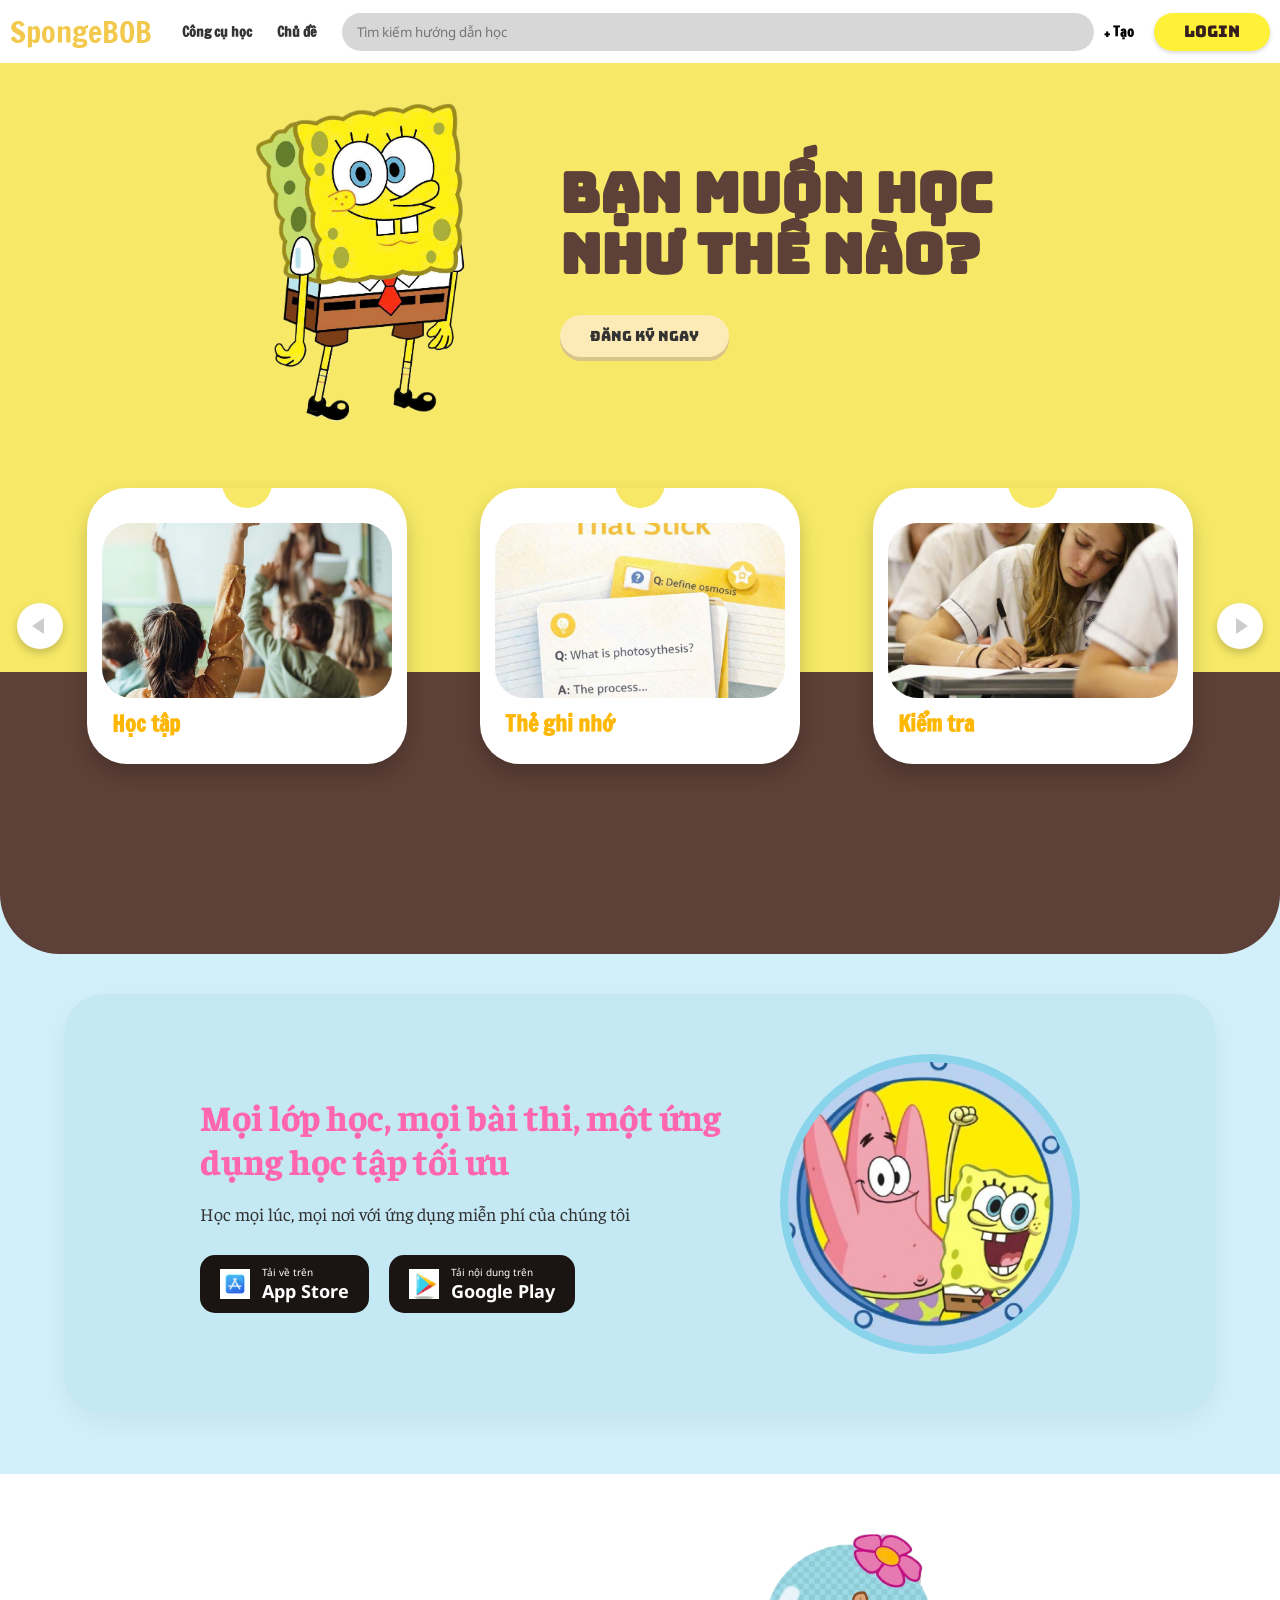
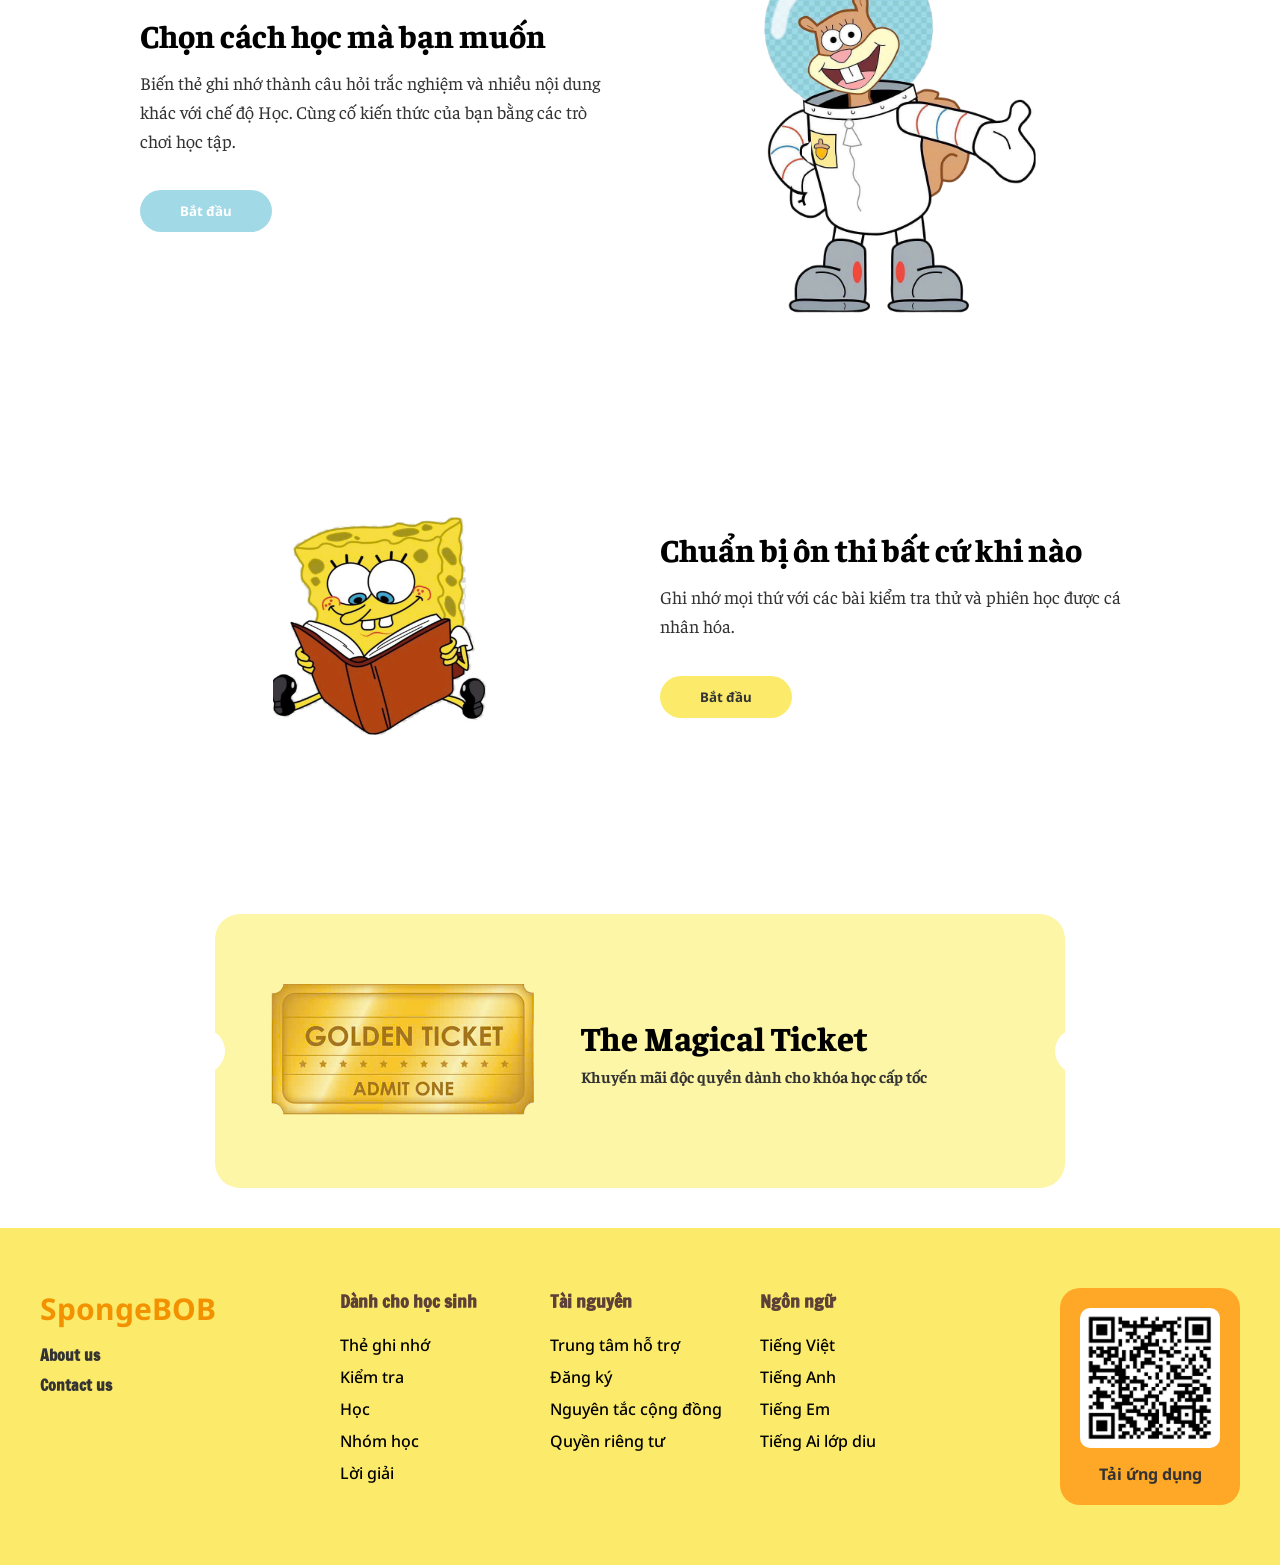
<file: index.html>
<!DOCTYPE html>
<html lang="vi">
<head>
    <meta charset="UTF-8">
    <title>SpongeBOB - Home Part 1</title>
    <link rel="stylesheet" href="style.css">
    <meta name="viewport" content="width=device-width, initial-scale=1.0">
    <link href="https://fonts.googleapis.com/css2?family=Faustina:wght@400;700;800&display=swap" rel="stylesheet">
    <link href="https://fonts.googleapis.com/css2?family=Bungee&family=Francois+One&family=Faustina:wght@300;400;600;700&family=Noto+Sans:wght@400;600;700&display=swap" rel="stylesheet">
</head>
<body>

    <header class="navbar">
        <div class="nav-left">
            <span class="logo-text">SpongeBOB</span>
            <a href="#" class="nav-item">Công cụ học</a>
            <a href="#" class="nav-item">Chủ đề</a>
        </div>
        
        <div class="nav-center">
            <div class="search-container">
                <input type="text" id="search-input" placeholder="Tìm kiếm hướng dẫn học"> <!--LINHANH-->
            </div>
        </div>

        <div class="nav-right">
            <span class="create-btn"> + Tạo</span>
            <button class="login-btn">Login</button>
        </div>
    </header>

    <section class="hero-area">
        <div class="hero-container">
            <div class="hero-image">
                <img src="Suoc-Anh/z7695868207721_388f6a0ca1ba662ccd4e6e1426eb50fe-fotor-bg-remover-20260413154952.png" alt="SpongeBob">
            </div>
            
            <div class="hero-content">
                <h1 class="hero-title">BẠN MUỐN HỌC <br> NHƯ THẾ NÀO?</h1>
                <button class="register-now-btn">Đăng ký ngay</button>
            </div>
        </div>
    </section>

    <section class="cards-section">
        <div class="cards-wrapper">
            <div class="cards-container">
                <div class="nav-arrow prev-btn">
                    <div class="triangle-left"></div>
                </div>

                <div class="cards-flex">
                    <div class="feature-card" id="card-study" style="cursor: pointer;">
                        <div class="card-image-box">
                            <img src="Suoc-Anh/raisehands.jpg" alt="Học tập">
                        </div>
                        <div class="card-footer"><h3>Học tập</h3></div>
                    </div>

                    <div class="feature-card" id="card-flashcard" style="cursor: pointer;">
                        <div class="card-image-box">
                            <img src="Suoc-Anh/flashcard.jpg" alt="Thẻ ghi nhớ">
                        </div>
                        <div class="card-footer"><h3>Thẻ ghi nhớ</h3></div>
                    </div>

                    <div class="feature-card" id="card-quiz" style="cursor: pointer;">
                        <div class="card-image-box">
                            <img src="Suoc-Anh/exam.jpg" alt="Kiểm tra">
                        </div>
                        <div class="card-footer"><h3>Kiểm tra</h3></div>
                    </div>
                </div>

                <div class="nav-arrow next-btn">
                    <div class="triangle-right"></div>
                </div>
            </div>
        </div>
    </section>

    <section class="cards-brown-section">
        <div class="cards-wrapper">
            <div class="cards-container">
            </div>
        </div>
    </section>

    <section class="app-promo-outer">
        <div class="app-promo-inner-card">
            <div class="promo-content-layout">
                <div class="promo-text">
                    <h1 class="promo-title">Mọi lớp học, mọi bài thi, một ứng dụng học tập tối ưu</h1>
                    <p class="promo-desc">Học mọi lúc, mọi nơi với ứng dụng miễn phí của chúng tôi</p>
                    <div class="store-links-container">
                        <a href="#" class="store-btn">
                            <img src="Suoc-Anh/apppstore.avif" alt="App Store" class="icon">
                            <div class="btn-text">
                                <span class="top-text">Tải về trên</span>
                                <span class="main-text">App Store</span>
                            </div>
                        </a>
                        <a href="#" class="store-btn">
                            <img src="Suoc-Anh/google-play.jpg" alt="Google Play" class="icon">
                            <div class="btn-text">
                                <span class="top-text">Tải nội dung trên</span>
                                <span class="main-text">Google Play</span>
                            </div>
                        </a>
                    </div>
                </div>
                <div class="promo-visual">
                    <div class="spongebob-bubble">
                        <img src="Suoc-Anh/XOA-PHONG-fotor-bg-remover-20260416141220.png" >
                    </div>
                </div>
            </div>
        </div>
    </section>

    <section class="info-section">
        <div class="grid-container">
            <div class="info-text">
                <h2 class="info-title">Chọn cách học mà bạn muốn</h2>
                <p class="info-desc">
                    Biến thẻ ghi nhớ thành câu hỏi trắc nghiệm và nhiều nội dung khác với chế độ Học. 
                    Cùng cố kiến thức của bạn bằng các trò chơi học tập.
                </p>
                <button class="btn-start blue-btn">Bắt đầu</button>
            </div>
            <div class="info-visual">
                <img src="Suoc-Anh/patrick.png" alt="Sandy">
            </div>
        </div>
    </section>

    <section class="info-section">
        <div class="grid-container reverse">
            <div class="info-text">
                <h2 class="info-title">Chuẩn bị ôn thi bất cứ khi nào</h2>
                <p class="info-desc">
                    Ghi nhớ mọi thứ với các bài kiểm tra thử và phiên học được cá nhân hóa.
                </p>
                <button class="btn-start yellow-btn">Bắt đầu</button>
            </div>
            <div class="info-visual">
                <img src="Suoc-Anh/pbreading.jpg" alt="Spongebob">
            </div>
        </div>
    </section>

    <section class="ticket-section">
    <div class="ticket-card" id="ticket-btn" style="cursor: pointer;">
        <div class="ticket-visual">
            <img src="Suoc-Anh/goldenticket-fotor-bg-remover-20260416141640.png" alt="Ticket Icon" style="width: 100%;">
        </div>
        <div class="ticket-info">
            <h2 class="ticket-title">The Magical Ticket</h2>
            <p class="ticket-desc">Khuyến mãi độc quyền dành cho khóa học cấp tốc</p>
            
            <div class="discount-codes" id="promo-codes" style="display: none;">
                <div class="code-box">SPONGEBOB</div>
                <div class="code-box">NEU2026</div>
            </div>

         </div>
        </div>
    </section>

    <footer class="footer-spongebob">
        <div class="footer-container">
            <div class="footer-brand">
                <h2 class="footer-logo Bungee-font">SpongeBOB</h2>
                <a href="#">About us</a>
                <a href="#">Contact us</a>
            </div>
            <div class="footer-column">
                <h3>Dành cho học sinh</h3>
                <ul>
                    <li><a href="#" id="ft-flashcard" style="text-decoration: none; color:black;">Thẻ ghi nhớ</a></li>
                    <li><a href="#" id="ft-quiz" style="text-decoration: none; color:black;">Kiểm tra</a></li>
                    <li><a href="#" id="ft-learn" style="text-decoration: none; color:black;">Học</a></li>
                    <li><a href="#" style="text-decoration: none;color:black;">Nhóm học</a></li>
                    <li><a href="#" style="text-decoration: none;color:black;">Lời giải</a></li>
                </ul>
            </div>
            
            <div class="footer-column">
                <h3>Tài nguyên</h3>
                <ul>
                    <li><a href="#" style="text-decoration: none;color:black;">Trung tâm hỗ trợ</a></li>
                    <li><a href="#" id="ft-register" style="text-decoration: none; color:black;">Đăng ký</a></li>
                    <li><a href="#" style="text-decoration: none;color:black;" >Nguyên tắc cộng đồng</a></li>
                    <li><a href="#" style="text-decoration: none;color:black;">Quyền riêng tư</a></li>
                </ul>
            </div>
            <div class="footer-column">
                <h3>Ngôn ngữ</h3>
                <ul>
                    <li><a href="#" style="text-decoration: none;color:black;">Tiếng Việt</a></li>
                    <li><a href="#" style="text-decoration: none; color:black;">Tiếng Anh</a></li>
                    <li><a href="#" style="text-decoration: none; color:black;">Tiếng Em</a></li>
                    <li><a href="#" style="text-decoration: none; color:black;">Tiếng Ai lớp diu</a></li>
                </ul>
            </div>
            <div class="footer-qr-side">
                <div class="qr-box">
                    <img src="Suoc-Anh/qrr.jpg" alt="QR Code">
                    <p>Tải ứng dụng</p>
                </div>
            </div>
        </div>
    </footer>

    <script src="jstest.js"></script>
</body>
</html>
</file>
<file: style.css>
* {
    margin: 0;
    padding: 0;
    box-sizing: border-box;
    font-family: 'Noto Sans', sans-serif;
    box-sizing: border-box;
}

body {
    font-family: 'Francois One', sans-serif;
    background-color: #fff;
    min-height: 100vh;
    height: auto;
    flex-direction: column;
    font-family: 'Francois One', sans-serif;
    overflow-y: auto;    /* Kích hoạt thanh cuộn dọc */
    width: 100%;
    display: block !important;
    justify-content: unset !important;
    align-items: unset !important;
    width: 100% !important;
    overflow-x: hidden;
}

/* Fix layout chính */
.dashboard-wrapper,
.main-area,
.dashboard-grid,
.login-container {
    width: 100% !important;
    max-width: 100% !important;
}

.login-container {
    background-color: white;
    display: flex;
    width: 100%; 
    min-height: 550px;
    height: auto;
    box-shadow: 0 10px 40px rgba(0,0,0,0.5);
    border-radius: 4px;
    overflow: visible;

}

/* Bên trái */
.login-image {
    flex: 1;
    overflow: hidden;
}

.login-image img {
    width: 100%;
    height: 100%;
    object-fit: cover;
}

/* Bên phải */
.login-form-section {
    flex: 1.4;
    display: flex;
    flex-direction: column;
    background-color: white;
}

/* --- CẬP NHẬT PHẦN VỊ TRÍ HEADER --- */
.top-header-bar {
    display: flex;
    justify-content: space-between; /* Đẩy sát 2 bên */
    align-items: center;
    padding: 25px 35px; /* Khoảng cách từ chữ đến mép khung */
    width: 100%;
    
}

.top-header-bar h1 {
    font-family: 'Bungee', cursive;
    font-size: 28px;
    font-weight: 90;
    color: #000;
    margin: 0;
   
}

.register-btn {
    background-color: #fcebb6;
    border: none;
    padding: 10px 22px;
    border-radius: 25px;
    font-family: 'Bungee', cursive;
    font-weight: bold;
    color: #666;
    cursor: pointer;
    font-size: 14px;
    box-shadow: 0 2px 5px rgba(0,0,0,0.05);

}

/* --- PHẦN NỘI DUNG FORM --- */
.form-content {
    max-width: 420px;
    margin: 0 auto;
    width: 100%;
    padding: 10px 20px;
}

.social-login {
    display: flex;
    flex-direction: column;
    gap: 12px;
}

.btn-social {
    display: flex;
    align-items: center;
    justify-content: center;
    gap: 12px;
    padding: 14px;
    border: none;
    border-radius: 35px;
    background-color: #e0e0e0;
    font-weight: bold;
    color: #333;
    cursor: pointer;
}

.btn-social img {
    width: 20px;
}

.divider {
    display: flex;
    align-items: center;
    text-align: center;
    margin: 25px 0;
    color: #aaa;
}

.divider::before, .divider::after {
    content: '';
    flex: 1;
    border-bottom: 1px solid #eee;
}

.divider span {
    padding: 0 10px;
    font-size: 13px;
}

.input-group {
    margin-bottom: 18px;
}

.input-group label {
    display: block;
    font-weight: bold;
    margin-bottom: 8px;
    font-size: 14px;
}

.label-row {
    display: flex;
    justify-content: space-between;
}

.forgot-pass {
    font-size: 12px;
    color: #3b5998;
    text-decoration: none;
    font-weight: bold;
}

input[type="text"], input[type="password"], input[type="email"] {
    width: 100%;
    padding: 14px;
    border: none;
    background-color: #e0e0e0;
    border-radius: 8px;
    outline: none;
}

.login-submit-btn {
    width: 100%;
    padding: 16px;
    background-color:#fff137;
    border: none;
    border-radius: 35px;
    font-weight: bold;
    font-size: 16px;
    margin-top: 10px;
    cursor: pointer;
}

.footer-text {
    text-align: center;
    margin-top: 25px;
    font-size: 13px;
    font-weight: bold;
    color: #444;
    font-family: 'Francois One', sans-serif;
}

.footer-text a {
    color: #444;
    font-family: 'Francois One', sans-serif;
}
/*trang 1: home*/
/* RESET & CHUNG */

body {
     font-family: 'Francois One', sans-serif;
    background-color: #fff;
    
    overflow-x: hidden;
}

/* --- SECTION 1: NAVBAR --- */
.navbar {
    height: auto;
    display: flex;
    align-items: center;
    justify-content: space-between;
    padding: 10px 10px;
    background-color:#ffffff;
    width:100%;
    border-radius: 0 0 40px 40px; /*LINHANH*/
   

}

.logo-text {
     font-family: 'Francois One', sans-serif;
    color: #f2c94c;
    font-size: 30px;
    margin-right: 30px;
}

.nav-left { 
    display: flex; 
    align-items: center;
 }

.nav-item {
     font-family: 'Francois One', sans-serif;
    text-decoration: none;
    color: #333;
    font-weight: 900;
    font-size: 14px;
    margin-right: 25px;
}

.nav-center { flex: 1; display: flex; justify-content: center; }

.search-container { 
    width:100%;
    margin-right:10px; } /*LINHANH*/
.search-container input {
    width: 100%;
    padding: 10px 15px;
    border-radius: 20px;
    border:none;
    background-color: #d7d7d7; 
    outline: none;
}

.nav-right { display: flex; align-items: center; gap: 20px; }

.create-btn { font-weight: 900; font-size: 14px; cursor: pointer;  font-family: 'Francois One', sans-serif; }

.login-btn {
    background-color: #fff137; /* Màu vàng rực giống trang 2 */
    color: #351e1e;               /* Chữ đen */
    border: none;
    /* Font chữ Bungee chuẩn dự án */
    font-family: 'Bungee', cursive;
    font-size: 16px;
    text-transform: uppercase; /* Viết hoa toàn bộ */   
    /* Căn chỉnh kích thước viên thuốc */
    padding: 6px 30px;
    border-radius: 30px;
    height: 38px;  
    /* Hiệu ứng */
    cursor: pointer;
    box-shadow: 0 2px 4px rgba(0,0,0,0.15);
    transition: 0.2s;   
    /* Căn giữa chữ bên trong */
    display: inline-flex;
    align-items: center;
    justify-content: center;
}

.login-btn:hover {
    background-color: #fdd835; /* Vàng đậm hơn khi di chuột */
    transform: scale(1.05);     /* Phóng to nhẹ */
}

/* --- SECTION 2: HERO AREA (VÀNG) --- */
.hero-area {
    background-color: #f7e967; /* Màu vàng SpongeBob */
    padding: 20px 0;
    width: 100%
    
}

.hero-container {
    max-width: 1100px;
    margin: 0 auto;
    display: flex;
    align-items: center;
    justify-content: center;
}

.hero-image { flex: 1; text-align: right; }

.hero-image img { height: 350px; width: auto; }

.hero-content { flex: 1.5; padding-left: 50px; }

.hero-title {
    font-family: 'Bungee', cursive;
    color: #5d4037; /* Màu nâu chữ */
    font-size: 55px;
    line-height: 1.1;
    margin-bottom: 30px;
}

.register-now-btn {
    background-color: #fcebb6;
    border: none;
    padding: 12px 30px;
    border-radius: 25px;
    font-family: 'Bungee', cursive;
    font-size: 14px;
    color: #333;
    box-shadow: 0 4px 0 #d9c58c; /* Bóng đổ phẳng bên dưới */
    cursor: pointer;
}

/* --- SECTION 3: CARDS AREA (NÂU) --- */

:root {
    --bg-yellow: #f7e967; /* Màu vàng của phần Hero */
    --bg-brown: #5d4037;  /* Màu nâu của dải thẻ */
    --card-white: #ffffff;
    --text-yellow: #fbd66b;
}

/* Container chính chia 2 màu nền */
.cards-section {
    width: 100%;
    /* Tạo dải màu nền: 50% vàng trên, 50% nâu dưới */
    background: linear-gradient(to bottom, var(--bg-yellow) 60%, var(--bg-brown) 40%);
    padding: 10px 0 30px 0;
    display: flex;
    justify-content: center;
}

/* Hàng chứa 3 thẻ */
/*  TRẢI ĐỀU THEO CHIỀU RỘNG MÀN HÌNH --- */

.cards-wrapper {
    width: 95%;           
    max-width: 1400px;     
    margin: 0 auto;
    max-width: 1200px
}
.cards-container {
    position: relative; /* Làm mốc cho mũi tên bám vào */
    display: flex;
    flex: 1; /* Chiếm hết không gian ở giữa 2 nút */
    justify-content: space-evenly; /* Chia đều khoảng cách giữa các thẻ */
    padding: 20px 20px;
}
.cards-flex {
    display: flex;
    gap: 20px;
    width: 100%;
    position: relative;
    justify-content: space-around;
    align-items: center;

}
/* Cấu trúc thẻ đơn lẻ */
.feature-card {
    width: 100%;
    background-color: var(--card-white);
    border-radius: 35px; /* Bo góc lớn đúng như mẫu */
    position: relative;
    overflow: hidden;
    display: flex;
    flex-direction: column;
    box-shadow: 0 10px 20px rgba(0,0,0,0.2);
    flex: 0 1 30%;
}

/* TẠO VẾT KHUYẾT NỬA HÌNH TRÒN PHÍA TRÊN */
.feature-card {
    /* Thay đổi chiều rộng cố định sang tỉ lệ % để co giãn theo màn hình */
    width: 100%;            
    max-width: 320px;      /* Giới hạn độ lớn tối đa của mỗi thẻ */
    background-color: var(--card-white);
    border-radius: 40px;
    position: relative;
    overflow: hidden;
    box-shadow: 0 10px 20px rgba(0,0,0,0.2);
}
.feature-card::before {
    content: '';
    position: absolute;
    top: -30px; /* Đẩy lên để tạo vết lõm */
    left: 50%;
    transform: translateX(-50%);
    width: 50px; /* Độ rộng vết khuyết */
    height: 50px;
    background-color: var(--bg-yellow); /* Màu vàng trùng với nền phía trên */
    border-radius: 50%;
    z-index: 2;
}

/* Phần chứa hình ảnh */
.card-image-box {
    width: 100%;
     max-width: 320px;      
    height: 220px;
    display: flex;
    justify-content: center;
    align-items: center;
    padding: 35px 15px 10px 15px; /* Padding để ảnh không bị vết khuyết đè lên quá nhiều */
}

.card-image-box img {
    width: 100%;
    height: 100%;
    object-fit: cover;
    border-radius: 5px;
    border-radius: 30px; /* Bo nhẹ góc ảnh bên trong nếu muốn */
}

/* Phần chữ bên dưới */
.card-footer {
    padding: 0 25px 25px 25px;
}

.card-footer h3 {
    color: #feb705;
    font-weight: 900;
    font-size: 22px;
    margin: 0;
    font-family: 'Francois One', sans-serif;
}
/* NÚT ĐIỀU HƯỚNG TRÒN TRẮNG */
.nav-arrow {
    position: absolute;
    top: 50%;
    transform: translateY(-50%);
    width: 46px;
    height: 46px;
    background-color: white;
    border-radius: 50%;
    display: flex;
    justify-content: center;
    align-items: center;
    z-index: 10;
    box-shadow: 0 4px 10px rgba(0,0,0,0.2);
    cursor: pointer;
}

/* Gắn chính giữa cạnh trái của thẻ trái nhất */
.prev-btn {
    left: -23px; /* Âm một nửa chiều rộng nút (46/2) để tâm nút nằm đúng cạnh thẻ */
}

/* Gắn chính giữa cạnh phải của thẻ phải nhất */
.next-btn {
    right: -23px; /* Tương tự cho bên phải */
}

/* Điều chỉnh lại tam giác để trông cân đối hơn */
.triangle-left {
    width: 0;
    height: 0;
    border-top: 8px solid transparent;
    border-bottom: 8px solid transparent;
    border-right: 12px solid #ccc;
    margin-right: 4px;
}

.triangle-right {
    width: 0;
    height: 0;
    border-top: 8px solid transparent;
    border-bottom: 8px solid transparent;
    border-left: 12px solid #ccc;
    margin-left: 4px;
}

/* --- SECTION 4: APP PROMO (MÀU XANH) --- */

/* --- CẤU TRÚC 2 LỚP BACKGROUND VÀ BO GÓC --- */

/* 1. Lớp màu nâu bo 2 góc dưới */
.cards-brown-section {
    width: 100%;
    background-color: #5d4037; /* Màu nâu gộp vào đây */
    padding: 60px 0 40px 0;   /* Padding bottom lớn để tạo khoảng trống dưới thẻ */
    
    /* BO 2 GÓC DƯỚI TẠI ĐÂY */
    border-bottom-left-radius: 60px;
    border-bottom-right-radius: 60px;
    
    position: relative;
    z-index: 2; /* Nằm trên lớp xanh ngoài cùng */
}
/* 2. Lớp màu xanh nhạt 1 (Phủ toàn biên) */
.app-promo-outer {
    width: 100%;
    background-color: #d1f0f9; /* Màu xanh nhạt nhất */
    margin-top: -100px; /* Kéo lên để lồng vào phần màu nâu */
    padding: 140px 0 60px 0;
    display: flex;
    justify-content: center;
    z-index: 0;
}

/* 3. Lớp màu xanh nhạt 2 (Thẻ nội dung, bo 4 góc) */
.app-promo-inner-card {
    width: 90%;
    max-width: 1200px;
    background-color: #c5e9f4; /* Màu xanh đậm hơn một chút */
    border-radius: 40px;      /* BO TRÒN 4 GÓC như ý bạn muốn */
    padding: 50px;
    box-shadow: 0 10px 30px rgba(0,0,0,0.05); /* Đổ bóng nhẹ để phân tách 2 lớp xanh */
}

/* Căn chỉnh nội dung bên trong lớp xanh nhỏ */
.promo-content-layout {
    display: flex;
    align-items: center;
    justify-content: space-between;
    gap: 30px;
}

.promo-title {
    font-family: 'Faustina', serif;
    color: #ff66b2; /* Màu hồng */
    font-size: 2.2rem;
    font-weight: 900;
    margin-bottom: 15px;
    line-height: 1.2;
}

/* Bong bóng nhân vật */
.spongebob-bubble {
    width: 300px;
    height: 300px;
    background-color: #89d4eb; /* Màu xanh đậm hơn bên trong bong bóng */
    border: 8px solid #89d4eb;
    border-radius: 50%;
    overflow: hidden;
    display: flex;
    justify-content: center;
    align-items: center;
}
.promo-desc {
    /* Font Faustina cho đoạn mô tả */
    font-family: 'Faustina', serif;
    font-weight: 400;
    color: #333;
    font-size: 18px;
    margin-bottom: 30px;
}
/* --- CSS TẠO 2 HỘP NÚT APP STORE / GOOGLE PLAY --- */

/* --- CẬU TRÚC PHÍA TRÁI CO GIÃN, PHÍA PHẢI CỐ ĐỊNH --- */

/* Lớp màu xanh đậm hơn bên trong (Thẻ bo 4 góc) */
.app-promo-inner-card {
    width: 90%;
    max-width: 1200px; /* Giới hạn để không bị quá loãng trên màn hình cực lớn */
    background-color: #c5e9f4; /* Màu xanh đậm hơn */
    border-radius: 40px;       /* BO TRÒN 4 GÓC */
    padding: 60px 50px;       /* Padding trái/phải lớn để cân đối ảnh và chữ */
    
    display: flex;             /* Kích hoạt chế độ Flexbox */
    align-items: center;       /* Căn giữa ảnh và chữ theo chiều dọc */
    justify-content: center;   /* Căn giữa toàn bộ cụm nội dung */
    gap: 40px;                 /* Khoảng cách giữa ảnh và chữ */
}

/* KHỐI 1: NỘI DUNG VĂN BẢN (CO GIÃN - FLEX: 1) */
.promo-content-text {
    flex: 1;                   /* QUAN TRỌNG: Đẩy chữ co giãn chiếm hết không gian còn lại */
    text-align: left;          /* Căn văn bản sang trái */
    display: flex;
    flex-direction: column;    /* Sắp xếp tiêu đề, mô tả và nút lên xuống */
    align-items: flex-start;   /* Căn các nút tải về sát về bên trái */
}

.promo-title {
    color: #ff66b2; /* Màu hồng đậm */
    font-size: 36px;
    font-weight: 800;
    line-height: 1.2;
    margin-bottom: 20px;
    max-width: 550px; /* Giới hạn để tiêu đề không bị quá dài */
}

.promo-description {
    color: #333;
    font-weight: 700;
    font-size: 17px;
    margin-bottom: 30px;
}

/* KHỐI 2: HÌNH ẢNH SPONGEBOB (CỐ ĐỊNH CHIỀU RỘNG) */
.promo-visual-side {
    width: 320px;              /* ĐÂY LÀ CHIỀU RỘNG CỐ ĐỊNH CỦA KHỐI ẢNH */
    flex-shrink: 0;           /* Không cho khối ảnh co nhỏ lại khi màn hình hẹp */
    display: flex;
    flex-direction: column;    /* Căn ảnh và logo chữ lên xuống */
    align-items: center;       /* Căn logo chữ nằm chính giữa ảnh bong bóng */
}

.bubble-visual {
    width: 320px;
    height: 320px;
}

.bubble-visual img {
    width: 100%;
    height: auto;
}

.promo-visual-logo {
    color: #ff66b2;
    font-size: 40px;
    margin-top: -10px; /* Logo chữ "SpongeBob" đè nhẹ lên bong bóng */
    letter-spacing: 2px;
}
/* Container chứa 2 nút */
.store-links-container {
    display: flex;
    gap: 20px; /* Khoảng cách giữa App Store và Google Play */
    margin-top: 30px;
}

/* Định dạng chung cho hộp đen của nút */
.store-btn {
    background-color: #1a1513; /* Màu đen tối của hộp */
    display: flex;
    align-items: center;
    padding: 10px 20px;
    border-radius: 15px; /* Bo góc hộp đen */
    text-decoration: none;
    color: white;
    width: fit-content;
    transition: transform 0.2s;
}

.store-btn:hover {
    transform: scale(1.05); /* Hiệu ứng phóng nhẹ khi di chuột */
}

/* Biểu tượng bên trong nút */
.icon {
    width: 30px;
    height: auto;
    margin-right: 12px;
}

/* Khối chữ bên trong nút */
.btn-text {
    display: flex;
    flex-direction: column;
    font-family: 'Faustina', serif;
}

.top-text {
    font-size: 10px;
    font-weight: 400;
}

.main-text {
    font-size: 18px;
    font-weight: 700;
}
/*phần đơn giản toàn chữ*/
.info-section {
    padding: 60px 0;
    display: flex;
    justify-content: center;
    background-color: #fff;
}

.grid-container {
    display: grid;
    /* Chia làm 2 cột bằng nhau */
    grid-template-columns: 1fr 1fr; 
    width: 90%;
    max-width: 1000px;
    gap: 40px;
    align-items: center; /* Ép các cột có chiều cao bằng nhau */
}

/* Đảo bên cho phần Spongebob */
.grid-container.reverse {
    direction: rtl; /* Đảo hướng từ phải sang trái */
}
.grid-container.reverse .info-text, 
.grid-container.reverse .info-visual {
    direction: ltr; /* Trả lại hướng chữ bình thường cho nội dung bên trong */
}

/* Khối nội dung */
.info-text {
    display: flex;
    flex-direction: column;
    justify-content: center; /* Đẩy tiêu đề lên trên cùng và nút xuống dưới cùng */
}

.info-title {
    font-family: 'Faustina', serif;
    font-size: 32px;
    font-weight: 800;
    margin: 0 0 15px 0; /* Bỏ margin top để ngang bằng mép ảnh */
    line-height: 1.2;
    font-family: 'Faustina', serif;
}

.info-desc {
    font-size: 18px;
    line-height: 1.6;
    color: #333;
    margin-bottom: 25px; /* Đẩy mô tả lên sát tiêu đề, nhường chỗ cho nút */
    font-family: 'Faustina', serif;
}

/* Khối hình ảnh */
.info-visual {
    display: flex;
    justify-content: center;
    align-items: center;

}
.info-visual img {
    width: 100%;
    
    max-height: 380px; /* Giới hạn độ rộng để không bị quá to */
    object-fit: contain; /* Ảnh không bị méo, tự co giãn trong khung */

}

/* Nút bấm */
.btn-start {
    padding: 12px 40px;
    border-radius: 25px;
    border: none;
    font-weight: bold;
    cursor: pointer;
    width: fit-content;
    margin-top: 10px; /* Tạo khoảng cách nhỏ với đoạn mô tả */
    
}

.blue-btn { background-color: #a2d9e7; color: #fff; }
.yellow-btn { background-color: #fceb6a; color: #333; }
/* Ticket Section - Hiệu ứng răng cưa */
.ticket-section { 
    padding: 40px 0; 
    display: flex; 
    justify-content: center; 
}

.ticket-card {
    width: 90%;
    max-width: 850px;
    background-color: #fdf6a7;
    border-radius: 25px;
    display: flex;
    align-items: center;
    padding: 20px 40px;
    gap: 30px;
    position: relative;
}

/* Giả lập đường răng cưa hai bên đầu vé */
.ticket-card::before, .ticket-card::after {
    content: "";
    position: absolute;
    top: 50%;
    transform: translateY(-50%);
    width: 25px;
    height: 45px;
    background-color: #fff; /* Trùng với màu nền trang */
}

.ticket-card::before {
    left: -15px;
    border-radius: 0 50px 50px 0;
}

.ticket-card::after {
    right: -15px;
    border-radius: 50px 0 0 50px;
}

.ticket-visual {
    flex: 0.4;
}

.ticket-info {
    flex: 0.6;
    text-align: left;
}

.ticket-title { 
    font-size: 34px; 
    font-weight: 900;
    color: #000; 
    margin-bottom: 8px; 
    font-family: 'Faustina', serif;
}

.ticket-desc {
    font-size: 16px;
    font-weight: 700;
    color: #333;
    font-family: 'Faustina', serif;
}
/* Footer */
.footer-spongebob {
    background-color: #fceb6a;
    padding: 60px 0;
    font-family: 'Faustina', serif;
    width: 100%;
    
}
.footer-container {
    width: 100%;
    max-width: 1200px;
    margin: 0 auto;
    display: grid;
    grid-template-columns: 1.5fr 1fr 1fr 1fr 1.5fr;
    gap: 30px;
    text-decoration: none;
}
.footer-logo { color: #f39200; font-size: 30px; margin-bottom: 15px; }
.footer-brand a { display: block; margin-bottom: 8px; color: #333; text-decoration: none; font-weight: bold;font-family: 'Francois One', sans-serif; }
.footer-column h3 { font-size: 18px; margin-bottom: 20px; color: #5d4037; font-family: 'Francois One', sans-serif;  }
.footer-column ul { list-style: none;text-decoration: none; padding: 0; font-family: 'Francois One', sans-serif;}
.footer-column li { margin-bottom: 10px; font-weight: 500;font-family: 'Francois One', sans-serif; }
.footer-qr-side { display: flex; justify-content: flex-end; }
.qr-box {
    background-color: #ffa726;
    padding: 20px;
    border-radius: 20px;
    text-align: center;
    width: 180px;
}
.qr-box img { width: 100%; background: white; border-radius: 10px; padding: 5px; margin-bottom: 10px; }
.qr-box p { font-weight: bold; color: #333; }

/*trang6*/
:root {
    --yellow-dark: #fdd835;
    --yellow-main: #fef142;
    --bg-page: #f6f5e3;
    --gray-line: #d1d1d1;
    /* CHIỀU CAO CỐ ĐỊNH CHO MỖI MỤC MENU */
    --menu-item-height: 60px; 
    /* Khai báo các biến font để dễ quản lý */
    --font-main: 'Faustina', serif;
    --font-header: 'Francois One', sans-serif;
    --font-content: 'Faustina', serif;

}
.dashboard-wrapper {
    display: flex;
    width: 100vw;
    height: 100vh;
    overflow: hidden; /* Ngăn toàn bộ trang bị cuộn */
    margin: 0;
    padding: 0;
}
.dashboard-content {
    flex: 1;
    overflow-y: auto; /* Chỉ cho phép cuộn ở phần này nếu nội dung quá dài */
    padding: 20px 40px;
}
/*---------------------------------------------------------------------------------------------------------*/
/* --- SIDEBAR CHUNG --- */
.sidebar-container {
    display: flex;
    height: 100vh;
    flex-shrink: 0;
    width: 280px;
}

.slim-sidebar {
    width: 80px;
    background-color: var(--yellow-dark);
    display: flex;
    flex-direction: column;
    align-items: center;
    /* Khoảng cách từ đỉnh xuống icon đầu tiên */
    padding-top: 120px; 
}

/* Khối bao quanh icon ở lớp lót */
.slim-item {
    height: var(--menu-item-height);
    display: flex;
    align-items: center;
    justify-content: center;
    margin-bottom: 2px;
}

.slim-item img {
    filter: brightness(0) invert(1);
    opacity: 0.9;
    width: 28;  /* Chỉnh kích thước này to nhỏ tùy ý bạn */
    height: 28px;
    object-fit: contain; /* Đảm bảo ảnh không bị méo */
    transition: transform 0.8s; /* Thêm hiệu ứng phóng to nhẹ khi di chuột */
}
.slim-item:hover img {
    transform: scale(1.1);
    filter: brightness(1.2); /* Làm icon sáng hơn một chút */
}

.menu-sidebar {
    width: 210px; /* 280px tổng - 70px slim-sidebar */
    background-color: var(--yellow-main);
    padding-top: 35px;
    border-radius: 0 45px 45px 0; 
    position: relative;
    z-index: 10; /* Cho sidebar nổi lên trên */
    display: flex;
    flex-direction: column;
}
.logo {
    color: #f39200;
    font-size: 28px;
    margin-bottom: 45px; /* Điều chỉnh để đẩy menu chữ xuống khớp icon */
    padding-left: 25px;
    letter-spacing: 0.5px;
    text-transform: none;
    font-family: var(--font-header);
}

/* Mỗi mục chữ ở lớp chính */
.nav-link {
    font-family: var(--font-header);
    display: flex;
    align-items: center;
    height: var(--menu-item-height);
    padding-left: 25px;
    text-decoration: none;
    color: #000;
    font-weight: 800;
    font-size: 19px;
    transition: 0.2s;
}

.nav-link.active {
    background-color: var(--bg-page);
    color: #f39200;
    border-radius: 30px 0 0 30px;
    margin-left: 10px;
}
.main-area {
    flex: 1;
    display: flex;
    flex-direction: column; 
    background-color: var(--bg-page);
    margin: 0;
    /* Dịch chuyển nhẹ main-area sang trái để chui dưới phần bo góc của sidebar */
    margin-left: -45px; 
    /* Padding bù lại để nội dung không bị sidebar đè lên */
    padding-left: 45px;
}

/* --- TOP HEADER --- */
.top-header {
    width: 100%;
    height: 80px;
    display: flex;
    align-items: center;
    padding: 0 40px;
    background-color: var(--bg-page); 
    position: relative;
    flex-shrink: 0;
    justify-content: space-between;
}
/* TẠO VẠCH KẺ XÁM LƠ LỬNG */
.top-header::after {
    content: "";
    position: absolute;
    bottom: 0; /* Nằm ở đáy header */
    
    /* ĐIỀU CHỈNH KHOẢNG CÁCH 2 ĐẦU TẠI ĐÂY */
    left: 40px;  /* Cách sidebar 40px */
    right: 40px; /* Cách mép phải màn hình 40px */
    
    height: 1px;
    background-color: var(--gray-line);
}
.header-controls {
    display: flex;
    align-items: center;
    margin-left: auto; /* Đẩy cụm điều khiển sang phải */
}

/* Thiết lập vạch kẻ xám */
.v-divider {
    width: 1px;
    height: 40px; /* Độ dài vạch kẻ */
    background-color: var(--gray-line);
    margin: 0 10px;
    display: inline-block;
}

.control-item {
    padding: 0 10px;
    font-weight: 800;
    display: flex;
    align-items: center;
}

.add-btn {
    background-color: var(--yellow-main);
    width: 70px;
    height: 45px;
    border-radius: 12px;
    justify-content: center;
    font-size: 20px;
    cursor: pointer;
    box-shadow: 0 2px 4px rgba(0,0,0,0.1);
}
.add-btn:hover {
    transform: translateY(-5px);
    transition: 0.3s;}
.user-avatar {
    width: 40px;
    height: 40px;
    border-radius: 12px;
    margin-right: 10px;
    background-color: #eee;
}
.search-section {
    flex: 2; /* Quan trọng: Cho phép vùng search chiếm lấy không gian còn trống */
    display: flex;
    align-items: center;
}

.search-input {
    font-family: var(--font-content);
    /* Thay vì dùng width cố định nhỏ, hãy dùng % hoặc px lớn hơn */
    width: 100%; 
    max-width: 900px; /* Độ rộng lý tưởng để giống mẫu */
    height: 45px;
    padding: 0 25px;
    border-radius: 35px;
    border: none;
    background-color: #ffffff;
    font-family: 'Faustina', serif;
    font-size: 16px;
    outline: none;
    box-shadow: 0 2px 8px rgba(0,0,0,0.05); /* Tạo độ nổi nhẹ như hình */
}
/* Vạch kẻ xám lơ lửng trong Sidebar */
.sidebar-divider {
    height: 1px;
    background-color: var(--gray-line);
    margin: 10px 25px; /* 25px để lùi vào so với mép Sidebar giống Header */
    opacity: 0.5;
}
.sidebar-illustration {
    margin-top: auto; /* Đẩy khối này xuống sát đáy Sidebar */
    width: 100%;
    overflow: hidden;
    /* Bo góc dưới cùng bên phải để khớp với Sidebar */
    border-radius: 0 0 45px 0; 
}

.sidebar-illustration img {
    display: block;
    width: 100%; /* Chiếm hết chiều ngang lớp chính */
    height: auto;
    /* Căn chỉnh ảnh sát mép dưới */
    object-fit: cover;
}

.event-list {
    width: 100%;
    display: flex;
    flex-direction: column;
    gap: 20px;
    padding-top: 10px;
}
.event-item {
    width: 220px; /* Chiếm hết chiều rộng của cột .content-right */
    margin: 0 auto;
    /* MẸO QUAN TRỌNG NHẤT: Ép khung thành hình vuông */
    aspect-ratio: 1 / 1; 
    
    border-radius: 20px; /* Bo góc tròn trịa */
    overflow: hidden; /* Cắt bỏ phần ảnh thừa ra ngoài khung vuông */
    
    /* Tùy chọn: Thêm bóng đổ nhẹ để nổi bật */
    box-shadow: 0 4px 10px rgba(0,0,0,0.05);
}
.event-item img {
    width: 100%;
    height: 100%; /* Điền đầy khung vuông */
    object-fit: cover;
    border-radius: 20px;
    display: block;
    box-shadow: 0 4px 10px rgba(0,0,0,0.05);
    object-position: center;
}

/*---------------------------------------------------------------------------------------------------------*/
/*trang6*/
/* --- BANNER THỐNG KÊ --- */
.stats-banner {
    background-color: #fff;
    border-radius: 30px;
    padding: 15px 50px;
    display: flex;
    align-items: center;
    justify-content: space-around;
    margin-bottom: 30px;
    box-shadow: 0 4px 20px rgba(0,0,0,0.05);
    max-width: 900px;
}

.stat-box {
    display: flex;
    flex-direction: column;
    justify-content: space-between; /* Đẩy 2 thành phần về 2 đầu khối */
    align-items: center;
    height: 120px; /* Tăng con số này nếu bạn muốn chúng tách xa nhau hơn nữa */
    padding: 5px 0;
}

.stat-number {
    font-family: var(--font-header);
    display: block;
    font-size: 70px;
    font-weight: 800;
    color: #f39200;
    line-height: 0.8;
    margin: 0;
}

.stat-label {
    font-size: 20px;
    font-weight: 700;
    color: #000;
    white-space: nowrap;
    font-family: 'Francois One', sans-serif;
}

.stat-chart img {
    height: 120px; 
}

.stat-fire img {
    height: 120px;
    margin-top: 0px;
}

/* --- PHẦN THƯ VIỆN --- */
.content-title {
    color: #f39200;
    font-size: 28px;
    margin-bottom: 15px;
}

.btn-category {
    font-family: var(--font-header);
    background-color: #fef142;
    border: none;
    padding: 10px 30px;
    border-radius: 20px;
    font-weight: 800;
    margin-bottom: 30px;
    cursor: pointer;
}

.library-actions {
    display: flex;
    gap: 20px;
    margin-bottom: 30px;
    border-bottom: 1px solid var(--gray-line);
    padding-bottom: 20px;
}

.btn-recent {
    font-family: var(--font-header);
    background-color: #fff;
    border: 1px solid #ddd;
    padding: 10px 25px;
    border-radius: 20px;
    font-weight: 800;
}

.search-lesson {
    flex: 1;
}

.search-lesson input {
    width: 100%;
    background-color: #e9e9e9;
    border: none;
    padding: 12px 20px;
    border-radius: 15px;
    font-family: inherit;
}

.section-subtitle {
    font-family: var(--font-header);
    font-weight: 400; /* Francois One mặc định đã rất đậm rồi */
    letter-spacing: 0.5px;
    color: #f39200;
    margin-bottom: 15px;
}

.lesson-card {
    background-color: #fff;
    padding: 25px;
    border-radius: 20px;
    max-width: 900px;
}

.lesson-count {
    font-size: 14px;
    color: #666;
}

.lesson-name {
    font-size: 20px;
    font-weight: 800;
    margin-top: 5px;
}

/* --- CỘT EVENTS --- */
.events-title {
    font-size: 24px;
    margin-bottom: 20px;
    font-family: 'Francois One', sans-serif;
}

.event-cards-container {
    display: flex;
    flex-direction: column;
    gap: 20px;
}

.event-card img {
    width: 100%;
    border-radius: 20px;
    display: block;
    box-shadow: 0 4px 10px rgba(0,0,0,0.1);
}

/*trang7*/
/* Container bao quanh vùng nội dung bên dưới Header */
.dashboard-content {
    flex: 1;
    overflow: hidden; /* Quan trọng: để các cột con tự quản lý cuộn */
}

.dashboard-grid {
    display: grid;
    grid-template-columns: 1fr 320px; /* Chia 2 cột: Chính và Events */
    height: calc(100vh - 80px); /* Chiếm hết chiều cao còn lại của main-area */
    overflow: hidden;
}

.content-right {
    width: 320px;
    height: 100%;
    background-color: transparent; /* Hoặc giữ màu nền của trang */
    border-left: none; /* Vách ngăn với cột chính */
    padding: 30px 0px;
    overflow-y: hidden; 
    display: flex;
    flex-direction: column;
    flex-shrink: 0; /* Không cho cột này bị co lại */

}
.content-left {
    display: flex;
    flex-direction: column;
    height: 100%; /* Đảm bảo cột trái cao bằng Grid cha */
    overflow-y: auto;
    padding: 30px 50px;
    font-family: 'Francois One', sans-serif;
}

/* Áp dụng cho cả .content-left và .content-right */
.content-left, .content-right {
    scrollbar-width: none; /* Cho Firefox */
    -ms-overflow-style: none; /* Cho IE/Edge */
}
/* --- CHI TIẾT CỘT TRÁI --- */
.main-title {
    font-family: 'Francois One', sans-serif;
    text-align: center;
    margin-bottom: 30px;
}

.vocab-stats {
    display: flex;
    justify-content: space-around;
    gap: 15px;
    margin-bottom: 30px;
}

.stat-card {
    background: #fff;
    border-radius: 40px;
    padding: 20px 35px;
    flex: 1;                /* Để 2 card luôn to bằng nhau */
    max-width: 45%;         /* Giới hạn độ rộng để không quá bè */
    height: 120px;          /* Độ cao cố định cho đều */
    display: flex;
    align-items: center;
    gap: 20px;
    box-shadow: 0 4px 15px rgba(0,0,0,0.05);
    font-family: 'Francois One', sans-serif;
}
/* Ảnh lồng vào bên trái hộp */
.card-img {
    height: 110%;            /* Ảnh to gần bằng chiều cao hộp */
    width: auto;
    object-fit: contain;
    margin-right: 15px; 
    border-radius: 60px;   
}
.stat-info {
    display: flex;
    flex-direction: column;
    align-items: center;    /* Căn giữa số và nhãn */
    flex: 1;
}

.stat-info .num {
    font-size: 50px;
}

.num.yellow { color: #f39200; }
.num.orange { color: #f39200; }

/* Phần nút bấm */
.action-buttons {
    display: flex;
    flex-direction: column;
    gap: 12px;
    margin-bottom: 40px;
}
/* Các nút Luyện tập & Tạo Flashcard */
.btn-main {
    display: block;
    width: 100%;
    max-width: 550px;
    margin: 15px auto;
    padding: 18px;
    border-radius: 40px;
    font-family: 'Francois One', sans-serif;
    font-size: 18px;
    border: none;
    cursor: pointer;
    box-shadow: 0 5px 0 #ddd; /* Đổ bóng kiểu 3D lùn */
}

.btn-yellow { background: var(--yellow-main); color: #fff; box-shadow: 0 5px 0 #f0d630; }
.btn-white { background: #fff; color: #aaa; }

/* Cập nhật Sub-title: To hơn và đổi màu */
.sub-title {
    font-family: 'Francois One', sans-serif;
    font-size: 28px;        /* Tăng kích thước */
    color: #e67e22;        /* Màu cam đậm nổi bật */
    font-weight: 800;
    margin-top: 20px;
    text-align: left;
}

/* Topics Carousel */
.topics-container {
    display: flex;
    align-items: center;
    justify-content: center;
    gap: 20px;
    margin-top: 20px;
}

.topic-card {
    width: 200px;
    height: 220px;
    background: #fff;
    border-radius: 35px;
    box-shadow: 0 4px 10px rgba(0,0,0,0.05);
    overflow: hidden; 
    display: flex;
    justify-content: center;
    align-items: center;
}
.topic-card img {
    /* Quan trọng: Giúp ảnh phủ kín hộp mà không bị méo */
    width: 100%;
    height: 100%;
    object-fit: cover; 
    
    /* Đảm bảo ảnh tuân thủ bo góc của thẻ cha */
    display: block;
}

.topic-card.empty {
    background: #fff; /* Giữ nguyên ô trống nếu chưa có ảnh */
}

/* List 1000 từ cơ bản */
.basic-list-section {
    margin-top: 40px;
    display: flex;
    flex-direction: column;
}

.list-header {
    background: #fef142;
    padding: 12px;
    border-radius: 15px;
    text-align: center;
    font-family: 'Francois One', sans-serif;
    font-size: 18px;
    margin-bottom: 15px;
    font-weight: bold;
    z-index: 2;
}
/* VÙNG CUỘN ĐỘC LẬP */
.list-scroll-area {
    /* Thiết lập chiều cao tối đa  hiển thị */
    max-height: 400px; 
    overflow-y: auto; /* Hiện thanh cuộn khi nội dung vượt quá max-height */
    padding-right: 10px; /* Tạo khoảng trống cho thanh cuộn */
}

/* Tùy chỉnh thanh cuộn (scrollbar) cho giống ảnh bạn gửi */
.list-scroll-area::-webkit-scrollbar {
    width: 8px;
}

.list-scroll-area::-webkit-scrollbar-track {
    background: #e9e9e9; /* Màu nền thanh cuộn */
    border-radius: 10px;
}

.list-scroll-area::-webkit-scrollbar-thumb {
    background: #bcbcbc; /* Màu cục cuộn */
    border-radius: 10px;
}
.list-item {
    background: #fff;
    margin-bottom: 10px;
    padding: 15px 25px;
    border-radius: 15px;
    display: flex;
    align-items: center;
    gap: 15px;
    font-family: 'Francois One', sans-serif;
    transition: transform 0.2s;
}
.list-item:hover {
    transform: translateX(5px); /* Hiệu ứng nhẹ khi hover */
}

.item-thumb {
    width: 45px;
    height: 45px;
    border-radius: 50%;
    object-fit: cover;
}
.content-footer {
    display: flex;
    justify-content: space-between; /* Đẩy Link sang trái, Lang sang phải */
    align-items: center;
    padding: 20px 0;
    margin-top: auto;
    border-top: 1px solid rgba(209, 209, 209, 0.3);/* Vạch mờ nhẹ trên footer */
    flex-shrink: 0; /* Đảm bảo footer không bị co lại */
    background-color: var(--bg-page); /* Màu nền trùng với trang */

    /* Đảm bảo khoảng cách với phần nội dung phía trên không bị quá dính */
    padding-top: 40px;
}

.footer-links {
    display: flex;
    gap: 40px; /* Khoảng cách giữa Quyền riêng tư và Điều khoản */
}

.footer-item {
    text-decoration: none;
    color: #333;
    font-family: 'Francois One', sans-serif;
    font-size: 14px;
    font-weight: 400;
    transition: color 0.2s;
}

.footer-item:hover {
    color: #f39200;
}

/* Ô ngôn ngữ màu vàng ở góc phải */
.lang-box {
    background-color: #fef142;
    padding: 6px 25px;
    border-radius: 15px;
    font-family: 'Francois One', sans-serif;
    font-size: 14px;
    font-weight: bold;
    cursor: pointer;
    box-shadow: 0 2px 4px rgba(0,0,0,0.05);
}

/*----------------------------------
-----------------------------------
----------------------------------*/
/* Layout & Căn chỉnh khoảng trống */
.dashboard-grid {
    display: grid;
    grid-template-columns: 1fr 280px; /* Cố định chiều rộng cột Events */
    gap: 30px;
    padding: 0 20px;
}

.content-left {
    display: flex;
    flex-direction: column;
    min-height: calc(100vh - 100px); /* Tự động giãn để đẩy footer */
}

/* 1. Tiêu đề và nút hành động */
.learning-header-container {
    display: flex;
    flex-direction: column; /* Đẩy các phần tử xếp chồng lên nhau */
    gap: 10px;              /* Khoảng cách giữa tiêu đề và hàng nút bấm */
    margin-bottom: 20px;
}
.schools-title { 
    font-size: 24px; 
    font-weight: 800; 
    color: #000;
    margin: 0; 
    line-height: 1.2;
}


/* Hàng chứa các nút bấm */
.action-row {
    display: flex;
    align-items: center;
}

.action-group {
    display: flex;
    gap: 8px;
    align-items: center;
}
.btn-pill-white {
    background: #fff;
    border: 1px solid #eee;
    padding: 4px 15px;
    border-radius: 15px;
    font-size: 12px;
    color: #e6b800;
    font-weight: 500;
    cursor: pointer;
}

.more-dots {
    color: #d4a017;
    font-weight: bold;
    font-size: 20px;
    margin-left: 5px;
    cursor: pointer;
}
/* 2. Tabs: Bo tròn 2 đầu như ảnh */
.learning-tabs {
    display: flex;
    gap: 10px;
    margin-bottom: 30px;
}
.tab-pill {
    flex: 1;
    padding: 12px;
    border-radius: 30px; /* Bo tròn mạnh */
    border: none;
    background: #f5f085; /* Vàng nhạt */
    font-weight: bold;
    cursor: pointer;

    background: #f8e71c; 
    box-shadow: 0 4px 0px #e6c300; 
}
/*.tab-pill.active {
    background: #f8e71c; 
    box-shadow: 0 4px 0px #e6c300; 
} */

/* 3. Flashcard: Màu trắng, bo góc lớn */
.main-flashcard {
    width: 100%;
    height: 320px; /* Đổi min-height thành height cố định */
    margin: 20px 0 60px 0;
    position: relative;
    perspective: 1000px; /* Tạo độ sâu 3D */
    /* ĐÃ XÓA: background, border, border-radius, box-shadow ở đây */
}
.vocab-word { font-size: 32px; margin-bottom: 5px; }
.card-controls {
    position: absolute;
    bottom: -40px;
    display: flex;
    gap: 20px;
    align-items: center;
    font-size: 24px;
    width: 100%;
    justify-content: center;

}

.section-divider {
    /* Loại bỏ border mặc định của thẻ hr */
    border: none;
    /* Tạo vạch ngang bằng border-top */
    border-top: 1.5px solid #fce484; /* Màu vàng nhạt đồng bộ với dự án */
    
    /* Khoảng cách trên và dưới vạch */
    margin: 10px 0 -10px 0;
    
    /* Đảm bảo vạch ngang chiếm hết chiều ngang content-left */
    width: 100%;
}
/* 4. Danh sách từ vựng: Giống card mẫu */
.vocab-list-container {
    margin-top: 60px;
}
.list-label { color: #d4a017; font-size: 18px; font-weight: bold;
    margin-top: 0; 
    margin-bottom: 20px;
}
.vocab-row {
    background: #fff;
    border: 1px solid #e0e0e0;
    border-radius: 25px;
    padding: 25px;
    display: flex;
    align-items: center;
    margin-bottom: 15px;
    position: relative;
}
.term-col { width: 35%; display: flex; flex-direction: column; }
.divider-line { width: 1px; height: 60px; background: #fce484; margin: 0 30px; }
.def-col { flex: 1; font-weight: 500; }
.star-col { font-size: 28px; position: absolute; right: 25px; top: 15px; }

/* 5. Footer: Nút bo tròn và dính sát đáy */
.content-footer {
    margin-top: auto;
    padding: 30px 0;
    display: flex;
    justify-content: center;
    gap: 20px;
}
.btn-footer-outline {
    background: #fff;
    border: 1px solid #ccc;
    padding: 12px 40px;
    border-radius: 30px;
    font-weight: bold;
}
.btn-footer-solid {
    background: #f5f085;
    border: none;
    padding: 12px 40px;
    border-radius: 30px;
    font-weight: bold;
}

/*--------------------------------------
_______________________________________
----------------------------------------
______________________________________*/

/* Container bao quanh cho phép cuộn */
.module-create-content {
    padding: 30px 50px;
    background-color: #FCFAF2; /* Màu kem nền */
    overflow-y: auto;
    height: calc(100vh - 70px); /* Trừ đi chiều cao Top Header */
    display: flex;
    flex-direction: column;
}

/* Tiêu đề trang */
.main-page-title {
    font-family: 'Francois One', sans-serif;
    font-size: 32px;
    font-weight: 800;
    margin-bottom: 15px;
    color: #000;
}

/* Thanh chứa nút bấm hàng 2 */
.action-control-bar {
    display: flex;
    align-items: center;
    width: 100%;
    margin-bottom: 30px;
}

.spacer-flex {
    flex: 1; /* Đẩy cụm nút bên phải về cuối lề */
}

/* Nút Công khai bên trái */
.btn-status-public {
    font-family: 'Francois One', sans-serif;
    font-size: 14px;
    background-color: #724E32;
    color: #FFF;
    border: none;
    padding: 8px 18px;
    border-radius: 20px;
    display: flex;
    align-items: center;
    gap: 8px;
    font-weight: bold;
    cursor: pointer;
}

.status-icon {
    width: 18px;
    height: 18px;
}

/* Cụm nút Tạo/Ôn luyện */
.header-action-group {
    display: flex;
    gap: 12px;
}

.btn-action {
    font-family: 'Francois One', sans-serif;
    font-size: 14px;
    padding: 10px 30px;
    border-radius: 25px;
    border: none;
    font-weight: bold;
    cursor: pointer;
}

.btn-orange { background-color: #FFB84D; color: white; }
.btn-brown { background-color: #724E32; color: white; }

/* Input Section */
.form-input-section {
    display: flex;
    flex-direction: column;
    width: 100%;
}

.field-input {
    width: 100%;
    border: none;
    padding: 18px 25px;
    border-radius: 15px;
    margin-bottom: 12px;
    font-size: 16px;
}

.title-field { background-color: #FFEC94; } /* Vàng nhạt */
.desc-field { background-color: #FFF; }

/* Vạch ngăn cách chuẩn */
.divider-wrapper {
    width: 100%;
    margin: 15px 0 25px 0;
}

.custom-divider {
    border: none;
    border-top: 2.5px solid #FCE484;
    width: 100%; /* Dài bằng hộp input */
}

/* Gợi ý nằm lề phải */
.hint-text-align {
    display: flex;
    justify-content: flex-end;
    margin-bottom: 12px;
}

.text-hint {
    font-family: 'Francois One', sans-serif;
    color: #D4A017;
    font-weight: bold;
    font-size: 14px;
}

/* Card từ vựng */
.vocab-card-item {
    background-color: #FFF;
    border-radius: 25px;
    padding: 25px;
    display: flex;
    align-items: center;
    gap: 20px;
    margin-bottom: 15px;
    box-shadow: 0 4px 10px rgba(0,0,0,0.03);
}

.card-number {
    font-size: 20px;
    font-weight: 800;
    color: #F8E71C;
    min-width: 25px;
}

.card-inputs-row {
    flex: 1;
    display: flex;
    gap: 15px;
}

.card-inputs-row input {
    flex: 1;
    background-color: #F3F6F7;
    border: none;
    padding: 15px;
    border-radius: 15px;
}

.image-upload-box {
    width: 120px;
    height: 80px;
    background-color: #F3F6F7;
    border-radius: 15px;
    display: flex;
    justify-content: center;
    align-items: center;
    color: #BDC3C7;
    font-weight: bold;
}

/* Footer cuối trang */
.sticky-form-footer {
    margin-top: auto; /* Đẩy footer xuống đáy */
    padding: 40px 0;
    display: flex;
    flex-direction: column;
    align-items: center;
    gap: 20px;
    
}

.btn-add-more {
    font-family: 'Francois One', sans-serif;
    background-color: #FFEC94;
    border: none;
    padding: 15px 80px;
    border-radius: 30px;
    color: #D4A017;
    font-weight: 800;
    cursor: pointer;
}

.footer-final-btns {
    display: flex;
    gap: 15px;
}

/* 1. Khung bên ngoài cùng - Tạo không gian 3D */
/* 1. Khung bên ngoài cùng - Tạo không gian 3D */
#flashcard {
    perspective: 1000px; /* Tạo độ sâu cho hiệu ứng 3D */
    cursor: pointer;
}

/* 2. Khung xoay bên trong (Cái bạn dùng querySelector) */
.flashcard-inner {
    position: relative;
    width: 100%;
    height: 300px; /* Bạn có thể chỉnh độ cao tùy ý */
    text-align: center;
    transition: transform 0.6s; /* Tốc độ lật thẻ (0.6 giây) */
    transform-style: preserve-3d; /* Giữ cho các mặt con nằm trong không gian 3D */
}

/* 3. TRẠNG THÁI QUAN TRỌNG NHẤT: Khi bị dán nhãn .flipped */
.flashcard-inner.flipped {
    transform: rotateY(180deg); /* Xoay 180 độ quanh trục dọc */
}

/* 4. Quy định chung cho cả 2 mặt (Trước và Sau) */
.card-front, .card-back {
    position: absolute;
    width: 100%;
    height: 100%;
    backface-visibility: hidden; /* Ẩn đi khi bị lật ra mặt sau */
    display: flex;
    flex-direction: column;
    align-items: center;
    justify-content: center;
    
    /* Chuyển viền và bo góc vào đây để thẻ trông đẹp hơn */
    border-radius: 30px;
    box-shadow: 0 10px 20px rgba(0,0,0,0.05);
    border: 1px solid #e0e0e0;
} 

/* 5. Trang trí mặt trước */
.card-front { 
    background-color: #fff;
    color: #000;
}

/* 6. Trang trí mặt sau (Phải xoay sẵn 180 độ để khi lật lại nó mới xuôi chiều) */
.card-back {
    background-color: #fcebb6; 
    transform: rotateY(180deg);
}

/* --- TRANG 9: MENU THẢ XUỐNG CỦA NÚT CÔNG KHAI --- */
.status-dropdown-container {
    position: relative;
    display: inline-block;
}

/* Biểu tượng Emoji trong nút */
.status-icon-emoji {
    font-size: 16px;
    margin-right: 5px;
}

/* Menu bị ẩn mặc định */
.status-dropdown-menu {
    display: none;
    position: absolute;
    top: 110%;
    left: 0;
    background-color: white;
    box-shadow: 0 8px 16px rgba(0,0,0,0.1);
    border-radius: 15px;
    list-style: none;
    padding: 10px 0;
    margin: 0;
    width: 160px;
    z-index: 100;
    border: 1px solid #eee;
}

/* Class 'show' dùng để JS bật menu lên */
.status-dropdown-menu.show {
    display: block;
}

/* Các mục chọn bên trong */
.status-dropdown-menu li {
    padding: 10px 20px;
    cursor: pointer;
    font-family: 'Francois One', sans-serif;
    font-size: 14px;
    color: #333;
    transition: background 0.2s;
}

.status-dropdown-menu li:hover {
    background-color: #fcebb6; /* Màu vàng nhạt khi di chuột vào */
    color: #d4a017;
}

.dropdown-arrow {
    margin-left: 8px;
    font-size: 10px;
    transition: transform 0.3s;
}

/* Xoay mũi tên khi menu mở */
.status-dropdown-container.active .dropdown-arrow {
    transform: rotate(180deg);
}
.library-actions {
    display: flex;
    align-items: center; /* THÊM DÒNG NÀY: Giúp nút và ô tìm kiếm thẳng hàng ngang */
    gap: 20px;           /* Phép thuật tạo khoảng cách 20px nằm ở đây */
    margin-bottom: 30px;
    border-bottom: 1px solid var(--gray-line);
    padding-bottom: 20px;
}

.label1{
    font-family: 'Francois One', sans-serif;
}
/*MEDIA*/
/* =====================================================
   RESPONSIVE - TABLET (≤1024px)
===================================================== */
/* =====================================================
   RESPONSIVE - TABLET
===================================================== */
@media (max-width: 1024px) {

    .login-container {
        flex-direction: column;
    }

    .login-image {
        height: 250px;
    }

    .navbar {
        flex-wrap: wrap;
        gap: 10px;
    }

    .nav-center {
        order: 3;
        width: 100%;
    }

    .hero-container {
        flex-direction: column;
        text-align: center;
    }

    .hero-content {
        padding-left: 0;
    }

    .hero-title {
        font-size: 40px;
    }

    .cards-flex {
        flex-wrap: wrap;
        justify-content: center;
    }

    .feature-card {
        flex: 0 1 45%;
    }

    .app-promo-inner-card {
        flex-direction: column;
        text-align: center;
    }

    .grid-container {
        grid-template-columns: 1fr;
    }

    /* dashboard */
    .sidebar-container {
        width: 220px;
    }

    .menu-sidebar {
        width: 160px;
    }

    .dashboard-grid {
        grid-template-columns: 1fr 250px;
    }
}

/* =====================================================
   RESPONSIVE - MOBILE
===================================================== */
@media (max-width: 768px) {

    /* LOGIN */
    .login-image {
        display: none;
    }

    .form-content {
        padding: 10px;
    }

    /* NAVBAR */
    .nav-left {
        display: none;
    }

    /* HERO */
    .hero-title {
        font-size: 30px;
    }

    /* CARDS */
    .feature-card {
        flex: 0 1 100%;
    }

    /* FOOTER */
    .footer-container {
        grid-template-columns: 1fr;
        text-align: center;
    }

    .footer-qr-side {
        justify-content: center;
    }

    /* DASHBOARD */
    .sidebar-container {
        display: none;
    }

    .main-area {
        margin: 0 !important;
        padding: 10px !important;
    }

    .dashboard-grid {
        grid-template-columns: 1fr !important;
        height: auto;
    }

    .content-left {
        padding: 10px !important;
    }

    .content-right {
        width: 100%;
    }

    .vocab-stats {
        flex-direction: column;
    }

    .stat-card {
        width: 100%;
    }

    .topics-container {
        flex-direction: column;
    }

    .topic-card {
        width: 100%;
    }

    .content-footer {
        flex-direction: column;
        text-align: center;
    }
}

/* =====================================================
   SMALL MOBILE
===================================================== */
@media (max-width: 480px) {

    .hero-title {
        font-size: 24px;
    }

    .main-title {
        font-size: 20px;
    }

    .stat-info .num {
        font-size: 36px;
    }

    .btn-main {
        font-size: 14px;
        padding: 12px;
    }

    .sub-title {
        font-size: 22px;
    }

    .vocab-row {
        flex-direction: column;
        gap: 10px;
    }

    .divider-line {
        display: none;
    }
}
/*Phần ticket
/* Styling cho khu vực chứa mã */
.discount-codes {
    margin-top: 15px;
    display: flex;
    gap: 15px;
    animation: fadeInDown 0.3s ease-in-out;
}

/* Styling cho từng mã giảm giá */
.code-box {
    background-color: #ffeb3b; /* Vàng SpongeBob */
    color: #d32f2f; /* Chữ đỏ nổi bật */
    padding: 8px 15px;
    border: 2px dashed #ff9800; /* Viền đứt nét tạo cảm giác vé/coupon */
    border-radius: 8px;
    font-weight: 900;
    font-family: 'Bungee', cursive;
    box-shadow: 0 4px 6px rgba(0,0,0,0.1);
}

/* Hiệu ứng trượt xuống và rõ dần */
@keyframes fadeInDown {
    from { 
        opacity: 0; 
        transform: translateY(-10px); 
    }
    to { 
        opacity: 1; 
        transform: translateY(0); 
    }
}
</file>
